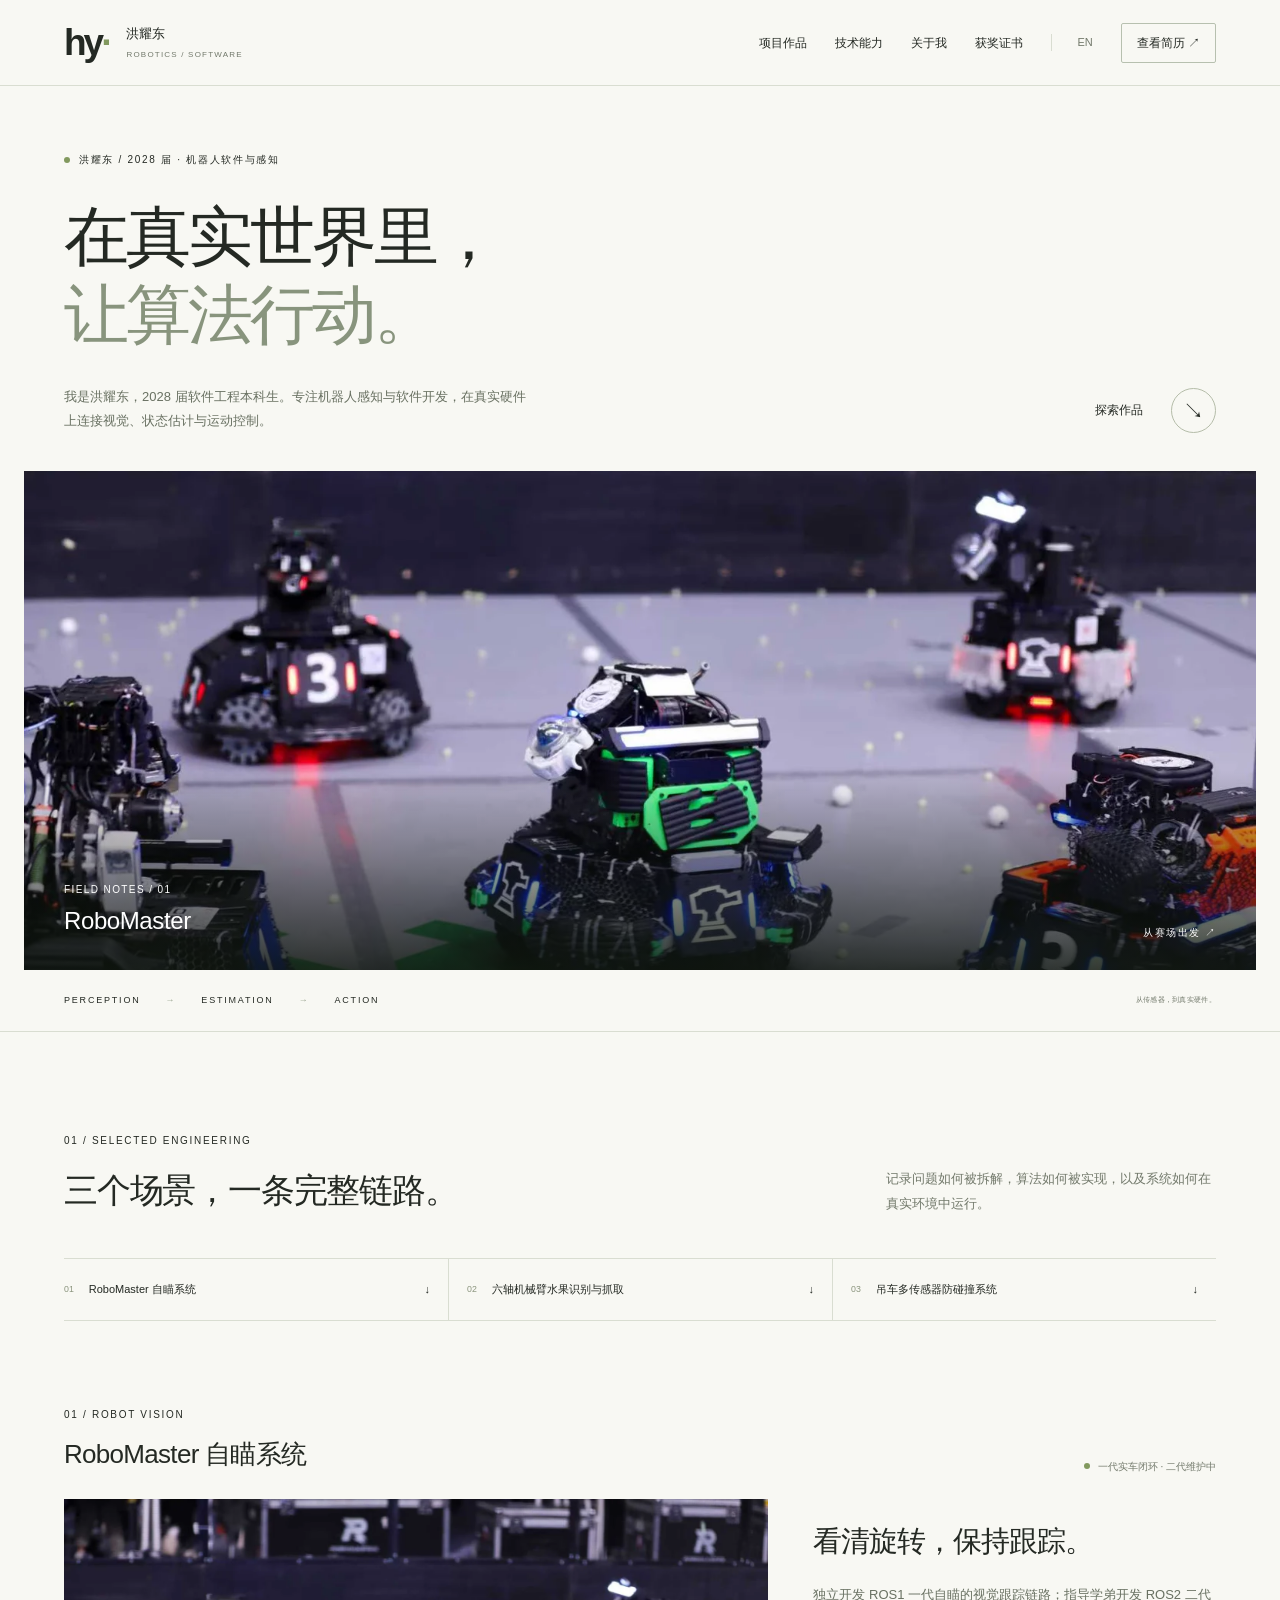
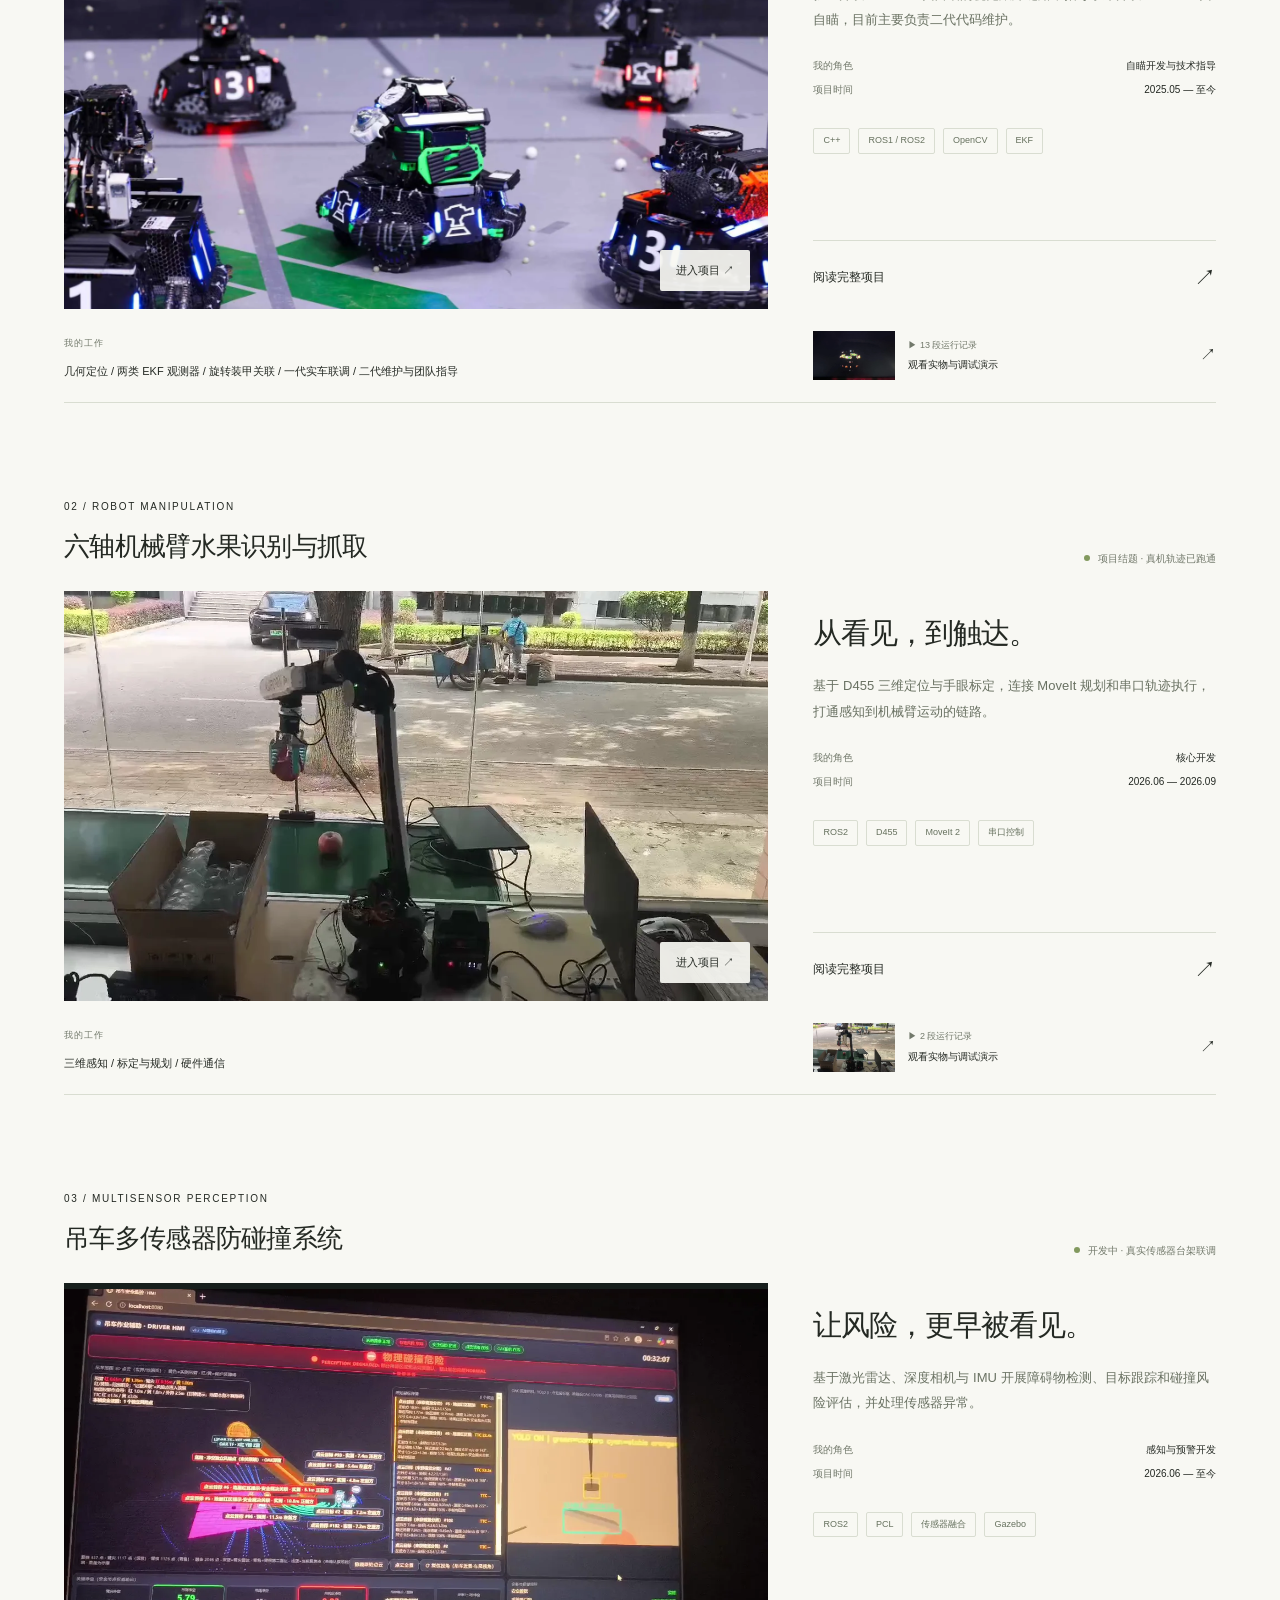
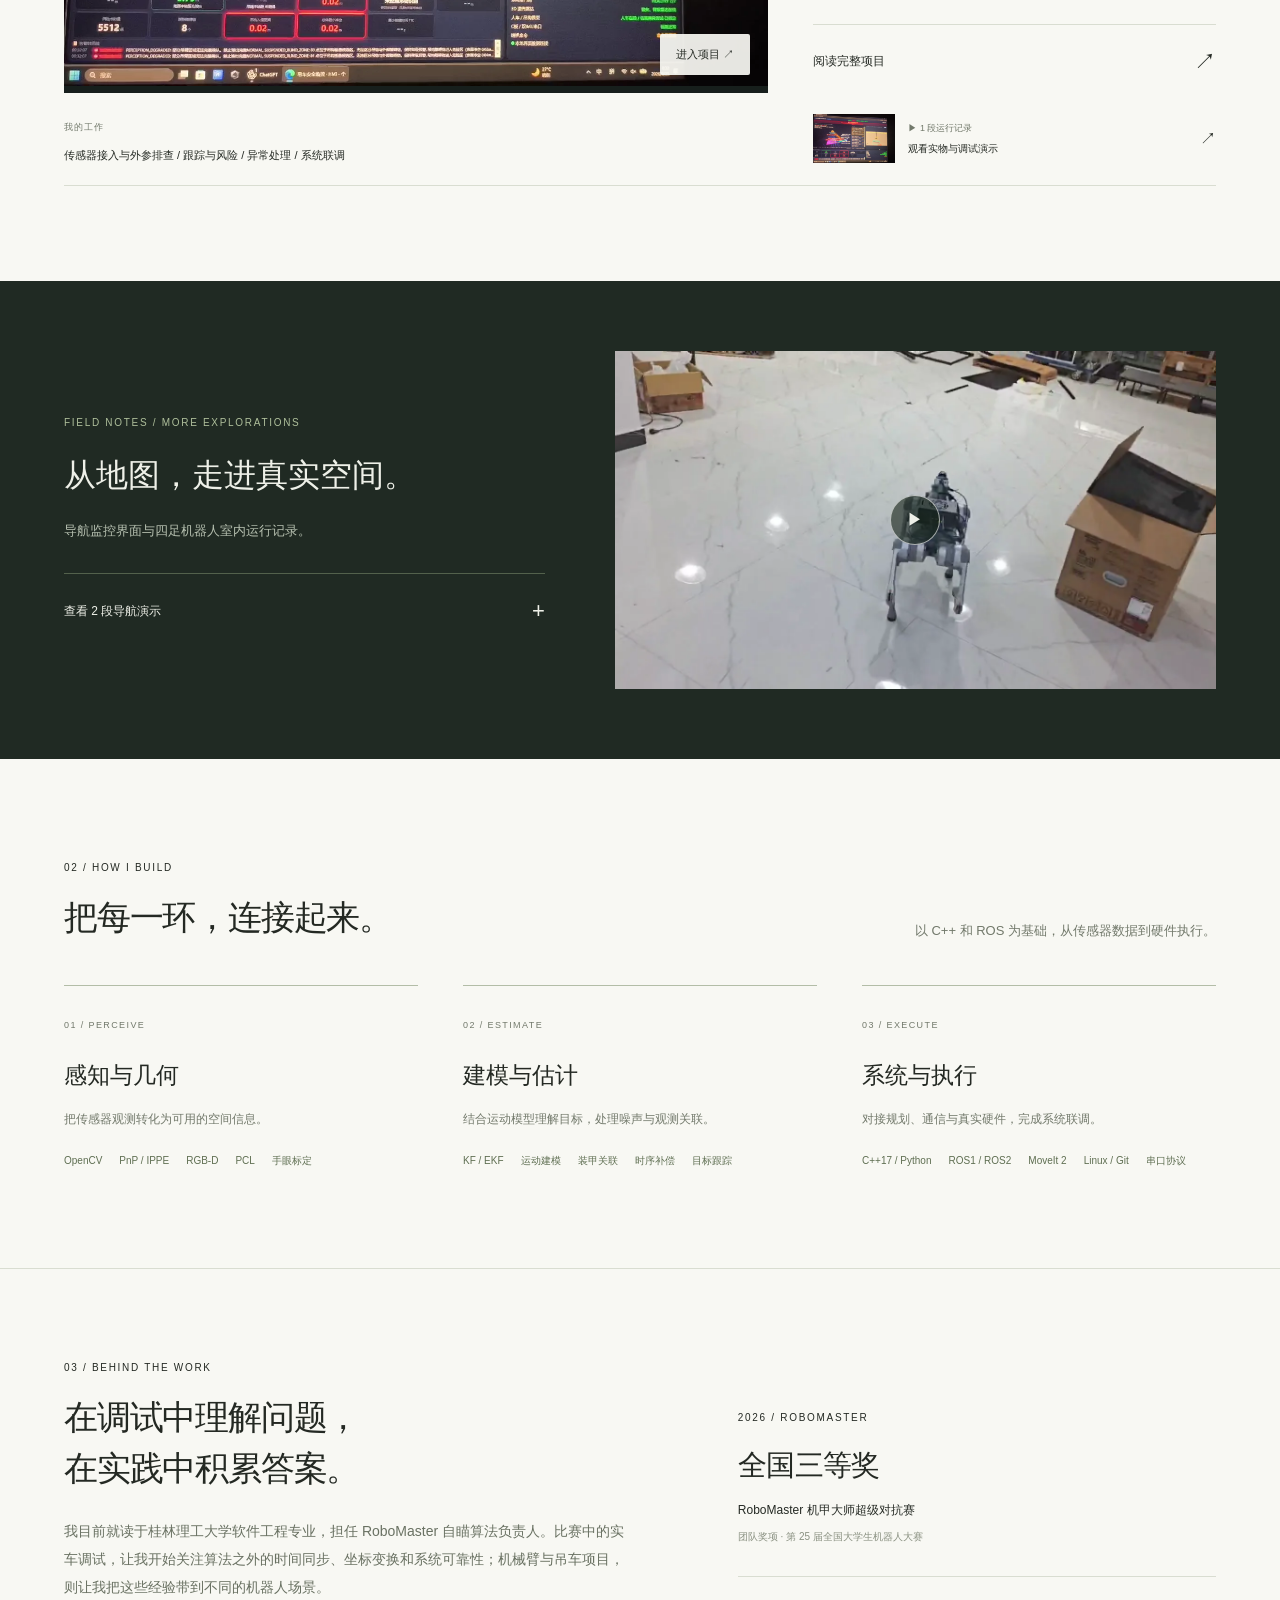
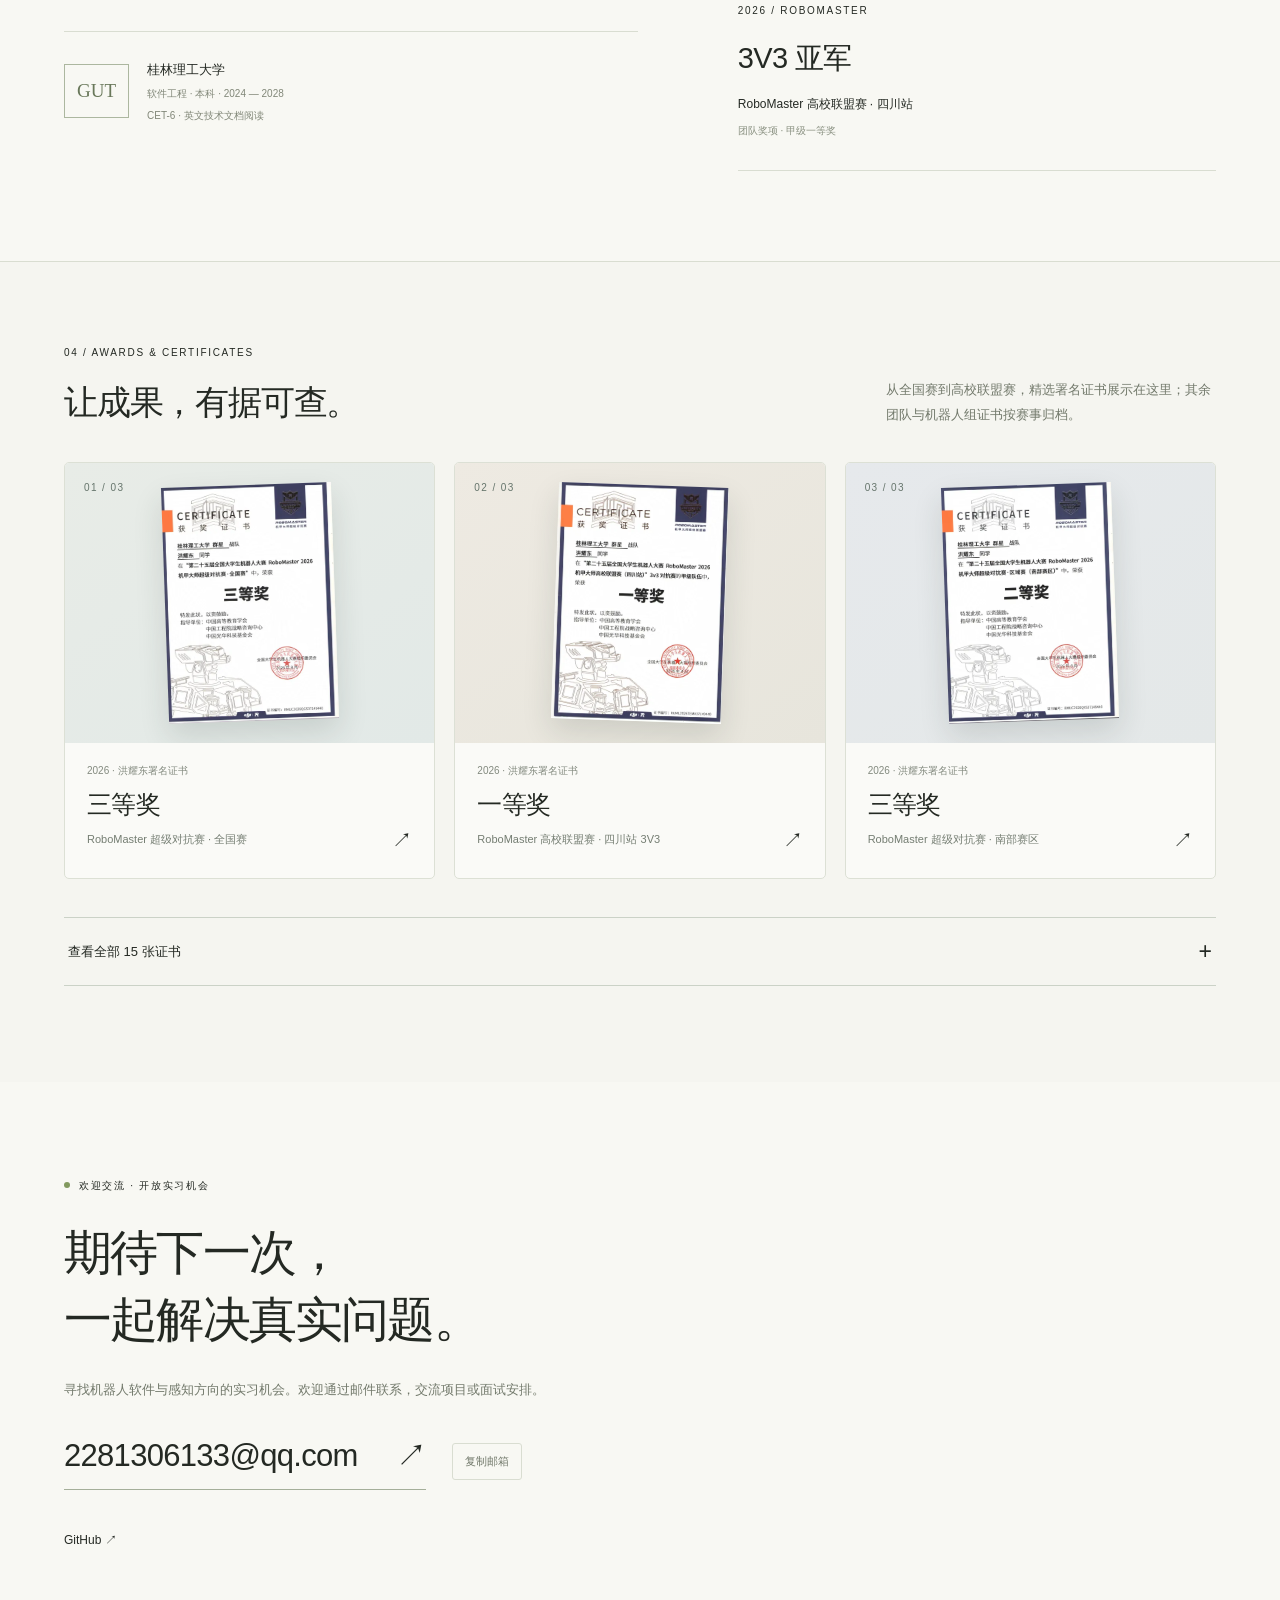
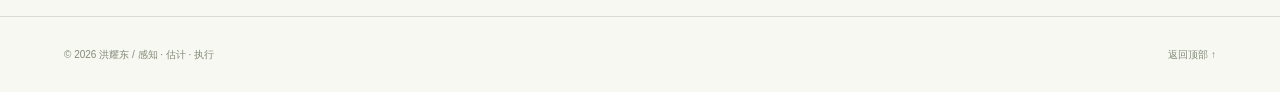
<file: index.html>
<!doctype html>
<html lang="zh-CN">
  <head>
    <meta charset="UTF-8" />
    <link rel="icon" type="image/svg+xml" href="/favicon.svg" />
    <meta name="viewport" content="width=device-width, initial-scale=1.0" />
    <meta name="description" content="洪耀东，2028 届软件工程本科生。机器人软件与感知作品集：RoboMaster 自瞄、六轴机械臂、多传感器防碰撞。" />
    <meta name="theme-color" content="#fafaf7" />
    <title>洪耀东 — 机器人软件与感知</title>
    <script type="module" crossorigin src="/assets/index-8ea13468.js"></script>
    <link rel="stylesheet" crossorigin href="/assets/index-J523DbDV.css">
  </head>
  <body>
    <div id="app"></div>
  </body>
</html>
</file>
<file: assets/index-J523DbDV.css>
:root{color:#242923;font-synthesis:none;--line:#d9ddd1;--muted:#72796b;--accent:#4a6240;background:#f8f8f3;font-family:Inter,Segoe UI,PingFang SC,Microsoft YaHei,sans-serif}*{box-sizing:border-box}html{scroll-behavior:smooth;scroll-padding-top:100px}body{margin:0}a{color:inherit;text-decoration:none}button{font:inherit;color:inherit;cursor:pointer;background:0 0;border:0}button,a{touch-action:manipulation}button:focus-visible,a:focus-visible,summary:focus-visible{outline-offset:5px;outline:2px solid #65805c}h1,h2,h3,h4,p{margin:0}img{max-width:100%}::selection{background:#d5dfbf}.wrap{width:min(1360px,100%);margin:auto;padding-inline:64px}.eyebrow{letter-spacing:1.7px;align-items:center;gap:9px;font-size:10px;font-weight:500;line-height:1.7;display:flex}.dot{background:#82995e;border-radius:50%;flex:none;width:6px;height:6px;display:inline-block}.header{z-index:20;-webkit-backdrop-filter:blur(14px);backdrop-filter:blur(14px);border-bottom:1px solid var(--line);background:#f8f8f3f2;justify-content:space-between;align-items:center;height:86px;padding:0 5%;display:flex;position:sticky;top:0}.brand{align-items:center;gap:18px;font-size:13px;font-weight:600;display:flex}.brand small{letter-spacing:1.2px;color:var(--muted);margin-top:5px;font-size:8px;font-weight:400;display:block}.monogram{letter-spacing:-3px;font-size:37px;font-weight:650}.monogram span{color:#82995e}nav{align-items:center;gap:28px;font-size:12px;display:flex}.language{border-left:1px solid var(--line);color:var(--muted);padding-left:25px;font-size:11px}.resume-link{border:1px solid #b7c0af;border-radius:2px;padding:10px 15px}nav a:hover{color:var(--accent)}.menu-toggle{display:none}.skip{z-index:50;background:#fff;padding:15px;position:fixed;top:-100px;left:16px}.skip:focus{top:10px}.editorial-hero{padding-top:65px}.hero-intro{position:relative}.hero-intro h1{letter-spacing:-3px;margin:30px 0;font-size:clamp(46px,5.1vw,78px);font-weight:500;line-height:1.2}.hero-intro h1>span{color:#88947d}.hero-bottom{justify-content:space-between;align-items:flex-end;gap:30px;margin-bottom:38px;display:flex}.hero-bottom>p{color:#697162;max-width:465px;font-size:13px;line-height:1.85}.round-link{align-items:center;gap:28px;font-size:12px;display:flex}.round-link>span{border:1px solid #b5bda9;border-radius:50%;place-items:center;width:45px;height:45px;font-size:21px;display:grid}.hero-photograph{background:#263125;height:clamp(320px,39vw,560px);margin:0 24px;display:block;position:relative;overflow:hidden}.hero-photograph>img{-o-object-fit:cover;object-fit:cover;-o-object-position:center 53%;object-position:center 53%;width:100%;height:100%;transition:transform 1s}.hero-photograph:hover>img{transform:scale(1.025)}.hero-photograph:after{content:"";background:linear-gradient(#0000 60%,#10170fd9);position:absolute;inset:0}.photo-label{z-index:1;color:#fff;letter-spacing:1.4px;justify-content:space-between;align-items:flex-end;font-size:10px;line-height:1.8;display:flex;position:absolute;bottom:28px;left:40px;right:40px}.photo-label strong{letter-spacing:-.4px;font-size:24px;font-weight:500}.hero-strip{border-bottom:1px solid var(--line);letter-spacing:1.8px;align-items:center;gap:25px;padding-block:24px;font-size:9px;display:flex}.hero-strip i{color:#96a18c;font-style:normal}.hero-strip small{color:var(--muted);letter-spacing:.3px;margin-left:auto}.work{padding-top:100px}.section-heading{justify-content:space-between;align-items:flex-end;gap:40px;margin-bottom:42px;display:flex}.section-heading h2,.about h2{letter-spacing:-1.2px;margin-top:16px;font-size:34px;font-weight:500;line-height:1.5}.section-heading>p{max-width:330px;color:var(--muted);font-size:13px;line-height:1.9}.work-index{border-block:1px solid var(--line);grid-template-columns:repeat(3,minmax(0,1fr));margin-bottom:85px;display:grid}.work-index a{align-items:center;gap:15px;padding:22px 18px;font-size:11px;display:flex}.work-index a:first-child{padding-left:0}.work-index a+a{border-left:1px solid var(--line)}.work-index small{color:#8a947d}.work-index span{margin-left:auto}.project-story{margin-bottom:95px;scroll-margin-top:110px}.project-heading{justify-content:space-between;align-items:flex-end;gap:25px;margin-bottom:25px;display:flex}.project-heading h3{letter-spacing:-.7px;margin-top:12px;font-size:26px;font-weight:500}.status{color:var(--muted);flex:none;align-items:center;gap:8px;font-size:10px;display:flex}.project-spread{grid-template-columns:1.75fr 1fr;align-items:stretch;gap:45px;display:grid}.project-photo{background:#e5e9df;min-height:410px;display:block;position:relative;overflow:hidden}.project-photo>img{-o-object-fit:cover;object-fit:cover;width:100%;height:100%;transition:transform .7s;position:absolute;inset:0}.project-photo:hover>img{transform:scale(1.03)}.photo-corner{background:#f8f8f3ed;border-radius:2px;padding:12px 16px;font-size:11px;position:absolute;bottom:18px;right:18px}.project-sidebar{flex-direction:column;min-width:0;padding:22px 0 15px;display:flex}.project-thesis{letter-spacing:-1px;white-space:pre-line;font-size:29px;font-weight:500;line-height:1.4}.project-sidebar>p:not(.project-thesis){color:#697162;margin-top:20px;font-size:13px;line-height:1.95}.project-sidebar dl{margin:25px 0 5px;font-size:10px;line-height:1.7}.project-sidebar dl>div{justify-content:space-between;gap:12px;margin-bottom:7px;display:flex}.project-sidebar dt{color:var(--muted)}.project-sidebar dd{margin:0}.tags{flex-wrap:wrap;gap:8px;margin:18px 0;display:flex}.tags>span{border:1px solid var(--line);color:#66715e;border-radius:2px;padding:5px 9px;font-size:9px}.case-link{border-top:1px solid var(--line);justify-content:space-between;align-items:center;gap:20px;min-height:42px;margin-top:auto;padding-top:20px;font-size:12px;display:flex}.case-link>span{font-size:22px}.case-link:hover{color:var(--accent)}.project-under{border-bottom:1px solid var(--line);grid-template-columns:1.75fr 1fr;align-items:center;gap:45px;padding:20px 0;display:grid}.contribution-line small{color:var(--muted);letter-spacing:.9px;font-size:9px}.contribution-line p{margin-top:9px;font-size:11px;line-height:1.8}.footage-teaser{align-items:center;gap:13px;display:flex}.footage-teaser>img{-o-object-fit:cover;object-fit:cover;width:82px;height:49px}.footage-teaser>span:nth-child(2){font-size:10px;line-height:1.6}.footage-teaser small{color:var(--muted);margin-bottom:5px;font-size:9px;display:block}.footage-teaser>span:last-child{margin-left:auto}.arm .project-photo img{-o-object-position:49% center;object-position:49% center}.crane .project-photo img{-o-object-fit:contain;object-fit:contain;background:#171f1c}.navigation-band{color:#eef0e8;background:#202a23;padding:70px 0}.navigation-showcase{grid-template-columns:1fr 1.25fr;align-items:center;gap:70px;display:grid}.navigation-showcase .eyebrow{color:#aebf9b}.navigation-showcase h2{margin:20px 0;font-size:32px;font-weight:500;line-height:1.5}.navigation-showcase p:not(.eyebrow){color:#b6c0b0;font-size:13px;line-height:1.9}.navigation-showcase .case-link{border-color:#53614c;width:100%;margin-top:30px}.navigation-cover{width:100%;padding:0;display:block;position:relative;overflow:hidden}.navigation-cover img{aspect-ratio:16/9;-o-object-fit:cover;object-fit:cover;width:100%;display:block}.navigation-cover>span{background:#15221799;border:1px solid #fff9;border-radius:50%;place-items:center;width:50px;height:50px;margin:auto;display:grid;position:absolute;inset:0}.navigation-showcase .film-gallery{margin:0}.navigation-showcase .film-heading,.navigation-showcase .film-caption>span{color:#b7c4ad}.navigation-showcase .film-playlist button[aria-pressed=true]{color:#fff;background:#344331}.capabilities{padding-block:100px}.skill-grid{grid-template-columns:repeat(3,minmax(0,1fr));gap:45px;display:grid}.skill-grid article{border-top:1px solid #b3bda7;padding-top:25px}.skill-index{letter-spacing:1.4px;color:var(--muted);font-size:9px}.skill-grid h3{margin-top:23px;font-size:23px;font-weight:500}.skill-grid p{color:var(--muted);margin:15px 0 22px;font-size:12px;line-height:1.9}.skill-tags{color:#5e6e51;flex-wrap:wrap;gap:9px 17px;font-size:10px;display:flex}.about{border-top:1px solid var(--line);grid-template-columns:1.2fr 1fr;gap:100px;padding-block:90px;display:grid}.about h2{white-space:pre-line}.about-text{color:#697162;margin:23px 0 30px;font-size:14px;line-height:2}.education{border-top:1px solid var(--line);align-items:center;gap:18px;padding-top:25px;display:flex}.education-mark{color:#69785a;border:1px solid #acb79f;padding:12px;font-family:Georgia,serif;font-size:19px}.education strong{font-size:13px;font-weight:500}.education p{color:#818778;margin-top:3px;font-size:10px;line-height:1.9}.awards{padding-top:25px}.awards article{border-bottom:1px solid var(--line);padding:25px 0 32px}.awards h3{letter-spacing:-.6px;margin:18px 0 14px;font-size:29px;font-weight:500}.awards article>p:not(.eyebrow){font-size:12px}.awards small{color:#899080;margin-top:10px;font-size:10px;display:block}.contact{padding-block:95px 65px}.contact h2{letter-spacing:-1.8px;white-space:pre-line;margin:25px 0;font-size:48px;font-weight:500;line-height:1.4}.contact>p:not(.eyebrow){color:var(--muted);max-width:520px;font-size:13px;line-height:1.9}.contact-actions{flex-wrap:wrap;align-items:center;gap:26px;margin-top:30px;display:flex}.email{letter-spacing:-.7px;border-bottom:1px solid #a5af9a;padding-bottom:10px;font-size:clamp(20px,2.5vw,31px)}.email span{margin-left:30px}.copy{color:var(--muted);border:1px solid var(--line);border-radius:3px;padding:9px 12px;font-size:11px}.text-link{font-size:12px}.feedback{min-height:22px;margin:5px 0 10px}footer{border-top:1px solid var(--line);color:#818a78;justify-content:space-between;align-items:center;gap:20px;font-size:10px;display:flex;padding-block:30px!important}dialog{color:#222724;overscroll-behavior:contain;background:#f8f8f3;border:0;border-radius:5px;width:min(920px,100% - 40px);max-height:90dvh;padding:0}dialog::backdrop{-webkit-backdrop-filter:blur(5px);backdrop-filter:blur(5px);background:#1c261dd1}.close{z-index:2;background:#f8f8f3;border:1px solid #b5bfae;border-radius:50%;width:34px;height:34px;margin-left:auto;font-size:22px;display:block;position:sticky;top:15px}.case-hero{border-bottom:1px solid var(--line);padding-block:45px 50px}.back-link{color:var(--muted);margin-bottom:40px;font-size:11px;display:inline-block}.case-hero h1{letter-spacing:-2px;outline:0;margin:18px 0;font-size:clamp(34px,4.1vw,61px);font-weight:500;line-height:1.35}.case-deck{color:#89967f;white-space:pre-line;font-size:23px}.case-metadata{flex-wrap:wrap;gap:30px 75px;margin-top:40px;display:flex}.case-metadata>div{flex-direction:column;gap:10px;font-size:12px;display:flex}.case-metadata small{color:var(--muted);font-size:10px}.case-layout{grid-template-columns:165px minmax(0,1fr);gap:55px;padding-top:65px;display:grid}.case-toc{flex-direction:column;align-self:start;align-items:flex-start;gap:21px;font-size:11px;display:flex;position:sticky;top:122px}.case-toc>span{letter-spacing:1px;color:#8b967e;margin-bottom:8px;font-size:9px}.case-toc button{color:#647157;text-align:left;padding:0}.case-section{border-bottom:1px solid var(--line);margin-bottom:55px;padding-bottom:65px;scroll-margin-top:120px}.case-section h2{letter-spacing:-.9px;margin:18px 0 22px;font-size:31px;font-weight:500;line-height:1.55}.reading,.engineering-note p,.implementation-notes p{color:#66705f;font-size:14px;line-height:2.05}.case-section .tags{margin-top:25px}.media-evidence{color:#73816c;margin-top:20px;font-size:12px;line-height:1.9}.engineering-note{grid-template-columns:35px 1fr;gap:15px;margin:38px 0;display:grid}.engineering-note>span{color:#8e9b81;padding-top:5px;font-size:11px}.engineering-note h3{margin-bottom:12px;font-size:20px;font-weight:500;line-height:1.5}.pipeline{color:#67765b;flex-wrap:wrap;gap:10px;margin:25px 0;padding:0;font-size:10px;list-style:none;display:flex}.pipeline li:not(:last-child):after{content:"→";color:#a0ac94;margin-left:10px}.implementation-notes{border-block:1px solid var(--line);padding:20px 0}.implementation-notes summary{cursor:pointer;justify-content:space-between;font-size:12px;display:flex}.implementation-notes h4{margin:23px 0 8px;font-size:14px;font-weight:500}.implementation-notes summary::marker{content:""}.metrics{gap:70px;margin:30px 0 20px;display:flex}.metrics>div{flex-direction:column;gap:10px;display:flex}.metrics strong{letter-spacing:-1px;font-size:45px;font-weight:500}.metrics strong small{margin-left:5px;font-size:14px}.metrics span{color:var(--muted);font-size:12px}.metric-note{color:var(--muted);margin:15px 0 28px;font-size:11px;line-height:1.8}.next-step{background:#eaf0e1;border-left:2px solid #809366;margin-top:30px;padding:22px 25px}.next-step small{letter-spacing:1px;color:#6b7b5c;font-size:10px}.next-step p{color:#5c6a51;margin-top:8px;font-size:13px;line-height:1.9}.next-project{grid-template-columns:1fr 50px 220px;align-items:center;gap:30px;padding-block:35px 80px;display:grid}.next-project h2{margin-top:15px;font-size:26px;font-weight:500}.next-project>span{font-size:35px}.next-project img{-o-object-fit:cover;object-fit:cover;width:220px;height:130px}.system-figure{background:#edf0e7;border:1px solid #d7decd;margin:28px 0;padding:25px}.system-label{letter-spacing:1px;color:#7b8a6e;justify-content:space-between;font-size:9px;display:flex}.observer-diagram{grid-template-columns:1fr 1fr;align-items:center;gap:25px;padding:15px 0;display:grid}.observer-diagram svg{width:100%}.model-switch{border:1px solid #bdc8af;gap:3px;width:fit-content;margin-bottom:22px;padding:3px;display:flex}.model-switch button{padding:8px 14px;font-size:11px}.model-switch button[aria-pressed=true]{color:#fff;background:#526b44}.observer-diagram h3{font-size:18px;font-weight:500;line-height:1.6}.observer-diagram p{color:#728064;margin:12px 0;font-size:12px;line-height:1.9}.model-note{letter-spacing:.6px;color:#819173;font-size:8px}.diagram-foot{color:#6f805e;border-top:1px solid #ccd5bf;padding-top:17px;font-size:10px;line-height:1.8}.system-flow{grid-template-columns:repeat(5,minmax(0,1fr));gap:15px;margin:45px 0;display:grid}.system-flow>div{min-width:0;position:relative}.system-flow small{color:#92a180;margin-bottom:18px;font-size:10px;display:block}.system-flow strong{padding-right:5px;font-size:12px;font-weight:500;line-height:1.8;display:block}.system-flow span{color:#849676;font-size:15px;position:absolute;top:0;right:-7px}@media (width>=1600px){.hero-photograph{max-width:1550px;margin-inline:auto}.hero-intro h1{font-size:80px}}@media (width<=1000px){.wrap{padding-inline:36px}.header{padding-inline:30px}nav{gap:18px}.project-spread,.project-under{grid-template-columns:1.4fr 1fr;gap:28px}.project-photo{min-height:365px}.project-thesis{font-size:25px}.about{gap:50px}.case-layout{grid-template-columns:135px minmax(0,1fr);gap:30px}.navigation-showcase{gap:35px}.work-index a{gap:9px;padding-inline:10px;font-size:10px}}@media (width<=700px){html{scroll-padding-top:85px}.wrap{padding-inline:23px}.header{height:72px;padding-inline:23px}.brand{gap:12px;font-size:12px}.brand small{font-size:7px}.monogram{font-size:32px}.menu-toggle{width:40px;height:40px;font-size:23px;display:block}.header nav{border-bottom:1px solid var(--line);background:#f8f8f3;flex-wrap:wrap;gap:22px;padding:25px;display:none;position:absolute;top:72px;left:0;right:0}.header nav.expanded{display:flex}.editorial-hero{padding-top:42px}.hero-intro .eyebrow{letter-spacing:.9px;font-size:8px}.hero-intro h1{letter-spacing:-1.8px;margin:22px 0;font-size:clamp(35px,9.5vw,58px);line-height:1.35}.hero-bottom{margin-bottom:28px;display:block}.hero-bottom p{font-size:12px}.round-link{justify-content:space-between;margin-top:25px;font-size:11px}.round-link>span{width:36px;height:36px}.hero-photograph{height:290px;margin:0 10px}.photo-label{letter-spacing:.4px;font-size:8px;bottom:18px;left:18px;right:18px}.photo-label strong{font-size:21px}.hero-strip{letter-spacing:.7px;justify-content:space-between;gap:14px;padding-block:20px;font-size:7px}.hero-strip small{display:none}.work{padding-top:60px}.section-heading{margin-bottom:30px;display:block}.section-heading h2,.about h2{letter-spacing:-.9px;font-size:27px}.section-heading>p{margin-top:17px;font-size:12px}.work-index{margin-bottom:48px;display:block}.work-index a{padding:16px 0;font-size:11px}.work-index a+a{border-left:0;border-top:1px solid var(--line)}.project-heading{display:block}.project-heading h3{font-size:23px;line-height:1.5}.project-heading .status{margin-top:15px}.project-story{margin-bottom:55px}.project-spread,.project-under{flex-direction:column;gap:0;display:flex}.project-photo{aspect-ratio:4/3;width:100%;min-height:0}.project-sidebar{padding:23px 0 10px}.project-thesis{font-size:25px}.project-sidebar>p:not(.project-thesis){margin-top:14px;font-size:13px}.project-sidebar dl{margin-top:18px}.project-under{align-items:stretch;gap:20px;padding:15px 0}.footage-teaser{border-top:1px solid var(--line);padding-top:17px}.contribution-line p{font-size:10px}.navigation-band{padding-block:45px}.navigation-showcase{grid-template-columns:1fr;gap:28px}.navigation-showcase h2{font-size:26px}.navigation-showcase .case-link{margin-top:22px}.capabilities{padding-block:60px}.skill-grid{grid-template-columns:1fr;gap:33px}.skill-grid h3{margin-top:18px}.skill-grid p{margin:10px 0 15px}.about{grid-template-columns:1fr;gap:25px;padding-block:60px}.about-text{font-size:13px}.awards{padding-top:0}.contact{padding-block:60px 40px}.contact h2{font-size:34px}.contact-actions{gap:18px}.email span{margin-left:15px}footer{font-size:9px;line-height:1.6}.case-hero{padding-top:28px;padding-bottom:35px}.back-link{margin-bottom:30px}.case-hero h1{letter-spacing:-1px;font-size:34px}.case-deck{font-size:20px}.case-metadata{gap:25px;margin-top:30px}.case-metadata>div{gap:7px;font-size:10px}.case-layout{padding-top:25px;display:block}.case-toc{border-bottom:1px solid var(--line);grid-template-columns:1fr 1fr;gap:15px;margin-bottom:38px;padding-bottom:25px;display:grid;position:static}.case-toc>span{display:none}.case-toc button{font-size:10px}.case-section{margin-bottom:35px;padding-bottom:35px}.case-section h2{font-size:25px;line-height:1.55}.reading,.engineering-note p{font-size:13px}.engineering-note{grid-template-columns:23px 1fr;gap:10px;margin:29px 0}.engineering-note h3{font-size:18px}.system-figure{padding:17px}.observer-diagram{grid-template-columns:1fr;gap:0}.observer-diagram svg{max-height:230px}.observer-diagram>div{padding-bottom:20px}.model-switch{margin-bottom:15px}.system-flow{grid-template-columns:1fr;gap:20px;margin:25px 0}.system-flow>div{align-items:center;gap:20px;display:flex}.system-flow small{margin:0}.system-flow strong{font-size:12px}.system-flow span{right:0;transform:rotate(90deg)}.metrics{gap:35px}.metrics strong{font-size:35px}.metrics span{font-size:10px}.next-project{grid-template-columns:1fr 30px;gap:20px;padding-bottom:50px}.next-project img{display:none}.next-project h2{font-size:22px}.next-project>span{font-size:28px}}@media (prefers-reduced-motion:reduce){html{scroll-behavior:auto}*,:before,:after{transition:none!important;animation:none!important}}.certificates-section{border-top:1px solid var(--line);background:#f5f5f0;padding:82px 0 96px}.certificates-section .section-heading{margin-bottom:34px}.featured-certificates{grid-template-columns:repeat(3,minmax(0,1fr));gap:19px;display:grid}.certificate-card{text-align:left;background:#fafaf7;border:1px solid #dce0d5;border-radius:5px;min-width:0;padding:0;transition:transform .2s,border-color .2s;display:block;overflow:hidden}.certificate-card:hover{border-color:#aab5a2;transform:translateY(-4px)}.certificate-stage{background:linear-gradient(145deg,#e8ece7,#e2e9e7);justify-content:center;align-items:center;height:280px;padding:22px;display:flex;position:relative;overflow:hidden}.certificate-card:nth-child(2) .certificate-stage{background:linear-gradient(145deg,#eeeae2,#e7e5dc)}.certificate-card:nth-child(3) .certificate-stage{background:linear-gradient(145deg,#e6e9ec,#e4e8e8)}.certificate-stage img{-o-object-fit:contain;object-fit:contain;background:#fff;width:auto;max-width:80%;height:100%;transition:transform .25s;display:block;transform:rotate(-2deg);box-shadow:0 13px 30px #24342b24}.certificate-card:nth-child(2) .certificate-stage img{transform:rotate(2deg)}.certificate-card:hover .certificate-stage img{transform:rotate(0)scale(1.03)}.certificate-number{color:#66756c;letter-spacing:1.4px;font-size:10px;position:absolute;top:17px;left:19px}.certificate-caption{justify-content:space-between;gap:10px;min-height:135px;padding:20px 22px 23px;display:flex}.certificate-caption>span:first-child{flex-direction:column;gap:8px;display:flex}.certificate-caption small{color:#838a7f;font-size:10px}.certificate-caption strong{letter-spacing:-.7px;font-size:25px;font-weight:500}.certificate-caption span span{color:#747d72;font-size:11px;line-height:1.6}.certificate-arrow{align-self:flex-end;font-size:20px}.archive-toggle{text-align:left;border-top:1px solid #cbd2c7;border-bottom:1px solid #cbd2c7;justify-content:space-between;align-items:center;width:100%;margin-top:38px;padding:22px 4px;font-size:13px;display:flex}.archive-toggle:hover{color:var(--accent)}.archive-toggle>span:last-child{font-size:23px;font-weight:300;line-height:1}.certificate-archive{padding-top:36px}.certificate-group{margin-bottom:42px}.certificate-group h3{margin-bottom:19px;font-size:14px;font-weight:500}.certificate-grid{grid-template-columns:repeat(4,minmax(0,1fr));gap:12px;display:grid}.certificate-tile{text-align:left;background:#fafaf7;border:1px solid #e0e4da;border-radius:3px;align-items:center;gap:12px;min-width:0;padding:10px;display:flex}.certificate-tile:hover{border-color:#93a290}.certificate-tile img{-o-object-fit:contain;object-fit:contain;background:#edf0ea;flex:none;width:54px;height:76px}.certificate-tile>span{flex-direction:column;gap:7px;min-width:0;display:flex}.certificate-tile strong{font-size:12px;font-weight:500}.certificate-tile small{color:#778075;font-size:10px;line-height:1.55}.certificate-dialog{width:min(900px,100% - 30px)}.certificate-detail{text-align:center;padding:22px 42px 38px}.certificate-detail .close{margin-top:0;margin-right:-15px}.certificate-detail-header{padding-bottom:18px}.certificate-detail-header .eyebrow{color:#788272;justify-content:center}.certificate-detail-header h2{margin:9px 0;font-size:27px;font-weight:500}.certificate-detail-header p:last-child{color:#778075;font-size:12px;line-height:1.7}.certificate-detail>img{width:min(100%,650px);height:auto;margin:auto;display:block;box-shadow:0 13px 38px #22302620}.certificate-detail>a{border-bottom:1px solid #a8b2a1;margin-top:22px;padding-bottom:6px;font-size:12px;display:inline-block}@media (width<=1000px){.certificate-grid{grid-template-columns:repeat(3,minmax(0,1fr))}.certificate-stage{height:240px}.certificate-caption{min-height:148px}}@media (width<=700px){.certificates-section{padding:58px 0 65px}.featured-certificates{grid-template-columns:1fr;gap:15px}.certificate-card{grid-template-columns:42% 58%;display:grid}.certificate-stage{height:190px;padding:18px}.certificate-stage img{max-width:88%}.certificate-number{font-size:8px;top:10px;left:10px}.certificate-caption{align-items:center;gap:5px;min-height:0;padding:14px}.certificate-caption strong{font-size:21px}.certificate-caption small{font-size:9px}.certificate-caption span span{font-size:10px}.certificate-arrow{font-size:16px}.archive-toggle{margin-top:26px}.certificate-grid{grid-template-columns:repeat(2,minmax(0,1fr));gap:9px}.certificate-tile{padding:8px;display:block}.certificate-tile img{-o-object-fit:contain;object-fit:contain;width:100%;height:120px}.certificate-tile>span{padding:7px 3px}.certificate-tile small{font-size:9px}.certificate-detail{padding:15px 16px 25px}.certificate-detail .close{margin-right:0}.certificate-detail-header h2{font-size:23px}.certificate-detail-header p:last-child{font-size:11px}}.film-gallery{min-width:0;margin:28px 0 38px}.film-heading{letter-spacing:1.3px;color:#6d786d;justify-content:space-between;gap:15px;margin-bottom:13px;font-size:10px;display:flex}.film-stage{aspect-ratio:16/9;background:#141b18;border-radius:5px;justify-content:center;align-items:center;display:flex;overflow:hidden}.film-stage video,.film-stage>img{-o-object-fit:contain;object-fit:contain;width:100%;height:100%;display:block}.film-caption{justify-content:space-between;gap:15px;padding:16px 0;font-size:12px;display:flex}.film-caption strong{font-weight:500}.film-caption>span{color:var(--muted);font-variant-numeric:tabular-nums}.film-playlist{scrollbar-width:thin;grid-template-columns:repeat(3,minmax(0,1fr));gap:12px;max-height:265px;padding:4px 5px 8px 3px;display:grid;overflow:auto}.film-playlist button{text-align:left;border:1px solid #0000;border-radius:4px;min-width:0;padding:5px}.film-playlist button[aria-pressed=true]{background:#edf0e8;border-color:#758b77}.film-thumb{aspect-ratio:16/9;background:#19231e;border-radius:2px;display:block;position:relative;overflow:hidden}.film-thumb img{-o-object-fit:cover;object-fit:cover;width:100%;height:100%}.film-thumb>small{color:#fff;background:#000a;border-radius:2px;padding:3px 5px;font-size:9px;position:absolute;bottom:5px;right:5px}.film-title{gap:7px;padding-top:8px;font-size:10px;line-height:1.6;display:flex}.film-title>small{color:#778271;padding-top:1px;font-size:9px}@media (width<=700px){.film-playlist{grid-template-columns:repeat(2,minmax(0,1fr));max-height:240px}.film-caption{font-size:11px}.film-heading{letter-spacing:.7px;font-size:8px}}*,:before,:after,::backdrop{--tw-border-spacing-x:0;--tw-border-spacing-y:0;--tw-translate-x:0;--tw-translate-y:0;--tw-rotate:0;--tw-skew-x:0;--tw-skew-y:0;--tw-scale-x:1;--tw-scale-y:1;--tw-pan-x: ;--tw-pan-y: ;--tw-pinch-zoom: ;--tw-scroll-snap-strictness:proximity;--tw-gradient-from-position: ;--tw-gradient-via-position: ;--tw-gradient-to-position: ;--tw-ordinal: ;--tw-slashed-zero: ;--tw-numeric-figure: ;--tw-numeric-spacing: ;--tw-numeric-fraction: ;--tw-ring-inset: ;--tw-ring-offset-width:0px;--tw-ring-offset-color:#fff;--tw-ring-color:#3b82f680;--tw-ring-offset-shadow:0 0 #0000;--tw-ring-shadow:0 0 #0000;--tw-shadow:0 0 #0000;--tw-shadow-colored:0 0 #0000;--tw-blur: ;--tw-brightness: ;--tw-contrast: ;--tw-grayscale: ;--tw-hue-rotate: ;--tw-invert: ;--tw-saturate: ;--tw-sepia: ;--tw-drop-shadow: ;--tw-backdrop-blur: ;--tw-backdrop-brightness: ;--tw-backdrop-contrast: ;--tw-backdrop-grayscale: ;--tw-backdrop-hue-rotate: ;--tw-backdrop-invert: ;--tw-backdrop-opacity: ;--tw-backdrop-saturate: ;--tw-backdrop-sepia: ;--tw-contain-size: ;--tw-contain-layout: ;--tw-contain-paint: ;--tw-contain-style: }*,:before,:after{box-sizing:border-box;border:0 solid #e5e7eb}:before,:after{--tw-content:""}html,:host{-webkit-text-size-adjust:100%;tab-size:4;font-feature-settings:normal;font-variation-settings:normal;-webkit-tap-highlight-color:transparent;font-family:Microsoft YaHei,PingFang SC,Hiragino Sans GB,Noto Sans SC,system-ui,sans-serif;line-height:1.5}body{line-height:inherit;margin:0}hr{height:0;color:inherit;border-top-width:1px}abbr:where([title]){-webkit-text-decoration:underline dotted;text-decoration:underline dotted}h1,h2,h3,h4,h5,h6{font-size:inherit;font-weight:inherit}a{color:inherit;-webkit-text-decoration:inherit;text-decoration:inherit}b,strong{font-weight:bolder}code,kbd,samp,pre{font-feature-settings:normal;font-variation-settings:normal;font-family:ui-monospace,SFMono-Regular,Menlo,Monaco,Consolas,Liberation Mono,Courier New,monospace;font-size:1em}small{font-size:80%}sub,sup{vertical-align:baseline;font-size:75%;line-height:0;position:relative}sub{bottom:-.25em}sup{top:-.5em}table{text-indent:0;border-color:inherit;border-collapse:collapse}button,input,optgroup,select,textarea{font-feature-settings:inherit;font-variation-settings:inherit;font-family:inherit;font-size:100%;font-weight:inherit;line-height:inherit;letter-spacing:inherit;color:inherit;margin:0;padding:0}button,select{text-transform:none}button,input:where([type=button]),input:where([type=reset]),input:where([type=submit]){-webkit-appearance:button;background-color:#0000;background-image:none}:-moz-focusring{outline:auto}:-moz-ui-invalid{box-shadow:none}progress{vertical-align:baseline}::-webkit-inner-spin-button{height:auto}::-webkit-outer-spin-button{height:auto}[type=search]{-webkit-appearance:textfield;outline-offset:-2px}::-webkit-search-decoration{-webkit-appearance:none}::-webkit-file-upload-button{-webkit-appearance:button;font:inherit}summary{display:list-item}blockquote,dl,dd,h1,h2,h3,h4,h5,h6,hr,figure,p,pre{margin:0}fieldset{margin:0;padding:0}legend{padding:0}ol,ul,menu{margin:0;padding:0;list-style:none}dialog{padding:0}textarea{resize:vertical}input::-moz-placeholder{opacity:1;color:#9ca3af}textarea::-moz-placeholder{opacity:1;color:#9ca3af}input::placeholder,textarea::placeholder{opacity:1;color:#9ca3af}button,[role=button]{cursor:pointer}:disabled{cursor:default}img,svg,video,canvas,audio,iframe,embed,object{vertical-align:middle;display:block}img,video{max-width:100%;height:auto}[hidden]:where(:not([hidden=until-found])){display:none}.visible{visibility:visible}.fixed{position:fixed}.absolute{position:absolute}.relative{position:relative}.sticky{position:sticky}.inset-0{inset:0}.bottom-0{bottom:0}.bottom-4{bottom:1rem}.bottom-6{bottom:1.5rem}.left-0{left:0}.left-4{left:1rem}.right-0{right:0}.right-2{right:.5rem}.right-4{right:1rem}.right-6{right:1.5rem}.top-0{top:0}.top-2{top:.5rem}.top-4{top:1rem}.z-10{z-index:10}.z-30{z-index:30}.z-40{z-index:40}.z-50{z-index:50}.mx-1{margin-left:.25rem;margin-right:.25rem}.mx-auto{margin-left:auto;margin-right:auto}.mb-1{margin-bottom:.25rem}.mb-1\.5{margin-bottom:.375rem}.mb-12{margin-bottom:3rem}.mb-2{margin-bottom:.5rem}.mb-2\.5{margin-bottom:.625rem}.mb-3{margin-bottom:.75rem}.mb-4{margin-bottom:1rem}.mb-6{margin-bottom:1.5rem}.ml-0\.5{margin-left:.125rem}.mt-0\.5{margin-top:.125rem}.mt-1{margin-top:.25rem}.mt-2{margin-top:.5rem}.mt-3{margin-top:.75rem}.mt-4{margin-top:1rem}.mt-5{margin-top:1.25rem}.mt-6{margin-top:1.5rem}.mt-8{margin-top:2rem}.line-clamp-2{-webkit-line-clamp:2;-webkit-box-orient:vertical;display:-webkit-box;overflow:hidden}.block{display:block}.inline-block{display:inline-block}.flex{display:flex}.inline-flex{display:inline-flex}.grid{display:grid}.hidden{display:none}.h-1{height:.25rem}.h-10{height:2.5rem}.h-12{height:3rem}.h-14{height:3.5rem}.h-16{height:4rem}.h-3\.5{height:.875rem}.h-32{height:8rem}.h-4{height:1rem}.h-5{height:1.25rem}.h-6{height:1.5rem}.h-full{height:100%}.max-h-\[85vh\]{max-height:85vh}.min-h-\[60vh\]{min-height:60vh}.min-h-screen{min-height:100vh}.w-10{width:2.5rem}.w-12{width:3rem}.w-16{width:4rem}.w-3\.5{width:.875rem}.w-4{width:1rem}.w-5{width:1.25rem}.w-6{width:1.5rem}.w-full{width:100%}.min-w-0{min-width:0}.max-w-2xl{max-width:42rem}.max-w-3xl{max-width:48rem}.max-w-4xl{max-width:56rem}.max-w-5xl{max-width:64rem}.max-w-\[90vw\]{max-width:90vw}.max-w-lg{max-width:32rem}.flex-1{flex:1}.shrink-0{flex-shrink:0}.rotate-180{--tw-rotate:180deg;transform:translate(var(--tw-translate-x), var(--tw-translate-y)) rotate(var(--tw-rotate)) skewX(var(--tw-skew-x)) skewY(var(--tw-skew-y)) scaleX(var(--tw-scale-x)) scaleY(var(--tw-scale-y))}.transform{transform:translate(var(--tw-translate-x), var(--tw-translate-y)) rotate(var(--tw-rotate)) skewX(var(--tw-skew-x)) skewY(var(--tw-skew-y)) scaleX(var(--tw-scale-x)) scaleY(var(--tw-scale-y))}@keyframes fadeIn{0%{opacity:0}to{opacity:1}}.animate-fade-in{animation:.5s ease-out fadeIn}@keyframes slideUp{0%{opacity:0;transform:translateY(20px)}to{opacity:1;transform:translateY(0)}}.animate-slide-up{animation:.5s ease-out slideUp}.cursor-pointer{cursor:pointer}.grid-cols-1{grid-template-columns:repeat(1,minmax(0,1fr))}.grid-cols-2{grid-template-columns:repeat(2,minmax(0,1fr))}.flex-col{flex-direction:column}.flex-wrap{flex-wrap:wrap}.items-start{align-items:flex-start}.items-center{align-items:center}.items-baseline{align-items:baseline}.justify-center{justify-content:center}.justify-between{justify-content:space-between}.gap-1{gap:.25rem}.gap-1\.5{gap:.375rem}.gap-2{gap:.5rem}.gap-3{gap:.75rem}.gap-4{gap:1rem}.gap-5{gap:1.25rem}.gap-6{gap:1.5rem}.gap-8{gap:2rem}.space-y-10>:not([hidden])~:not([hidden]){--tw-space-y-reverse:0;margin-top:calc(2.5rem * calc(1 - var(--tw-space-y-reverse)));margin-bottom:calc(2.5rem * var(--tw-space-y-reverse))}.space-y-3>:not([hidden])~:not([hidden]){--tw-space-y-reverse:0;margin-top:calc(.75rem * calc(1 - var(--tw-space-y-reverse)));margin-bottom:calc(.75rem * var(--tw-space-y-reverse))}.space-y-6>:not([hidden])~:not([hidden]){--tw-space-y-reverse:0;margin-top:calc(1.5rem * calc(1 - var(--tw-space-y-reverse)));margin-bottom:calc(1.5rem * var(--tw-space-y-reverse))}.overflow-hidden{overflow:hidden}.whitespace-nowrap{white-space:nowrap}.whitespace-pre-line{white-space:pre-line}.text-balance{text-wrap:balance}.rounded{border-radius:.25rem}.rounded-full{border-radius:9999px}.rounded-lg{border-radius:.5rem}.rounded-md{border-radius:.375rem}.rounded-xl{border-radius:.75rem}.rounded-r-lg{border-top-right-radius:.5rem;border-bottom-right-radius:.5rem}.border{border-width:1px}.border-2{border-width:2px}.border-b{border-bottom-width:1px}.border-t{border-top-width:1px}.border-dashed{border-style:dashed}.border-brand-mid{--tw-border-opacity:1;border-color:rgb(46 116 181/var(--tw-border-opacity,1))}.border-brand-pale{--tw-border-opacity:1;border-color:rgb(214 228 240/var(--tw-border-opacity,1))}.border-brand-pale\/50{border-color:#d6e4f080}.border-gray-100{--tw-border-opacity:1;border-color:rgb(243 244 246/var(--tw-border-opacity,1))}.border-gray-200{--tw-border-opacity:1;border-color:rgb(229 231 235/var(--tw-border-opacity,1))}.border-gray-300{--tw-border-opacity:1;border-color:rgb(209 213 219/var(--tw-border-opacity,1))}.border-gray-50{--tw-border-opacity:1;border-color:rgb(249 250 251/var(--tw-border-opacity,1))}.border-transparent{border-color:#0000}.bg-black\/20{background-color:#0003}.bg-black\/50{background-color:#00000080}.bg-black\/85{background-color:#000000d9}.bg-brand-dark{--tw-bg-opacity:1;background-color:rgb(31 78 121/var(--tw-bg-opacity,1))}.bg-brand-darkest{--tw-bg-opacity:1;background-color:rgb(8 47 82/var(--tw-bg-opacity,1))}.bg-brand-mid{--tw-bg-opacity:1;background-color:rgb(46 116 181/var(--tw-bg-opacity,1))}.bg-brand-pale{--tw-bg-opacity:1;background-color:rgb(214 228 240/var(--tw-bg-opacity,1))}.bg-brand-pale\/50{background-color:#d6e4f080}.bg-gray-200{--tw-bg-opacity:1;background-color:rgb(229 231 235/var(--tw-bg-opacity,1))}.bg-gray-50{--tw-bg-opacity:1;background-color:rgb(249 250 251/var(--tw-bg-opacity,1))}.bg-gray-50\/50{background-color:#f9fafb80}.bg-neutral-100{--tw-bg-opacity:1;background-color:rgb(245 245 245/var(--tw-bg-opacity,1))}.bg-white{--tw-bg-opacity:1;background-color:rgb(255 255 255/var(--tw-bg-opacity,1))}.bg-white\/10{background-color:#ffffff1a}.bg-white\/90{background-color:#ffffffe6}.bg-gradient-to-br{background-image:linear-gradient(to bottom right, var(--tw-gradient-stops))}.bg-gradient-to-t{background-image:linear-gradient(to top, var(--tw-gradient-stops))}.from-white{--tw-gradient-from:#fff var(--tw-gradient-from-position);--tw-gradient-to:#fff0 var(--tw-gradient-to-position);--tw-gradient-stops:var(--tw-gradient-from), var(--tw-gradient-to)}.via-brand-pale\/30{--tw-gradient-to:#d6e4f000 var(--tw-gradient-to-position);--tw-gradient-stops:var(--tw-gradient-from), #d6e4f04d var(--tw-gradient-via-position), var(--tw-gradient-to)}.to-transparent{--tw-gradient-to:transparent var(--tw-gradient-to-position)}.to-white{--tw-gradient-to:#fff var(--tw-gradient-to-position)}.bg-cover{background-size:cover}.bg-center{background-position:50%}.object-contain{-o-object-fit:contain;object-fit:contain}.p-2{padding:.5rem}.px-1{padding-left:.25rem;padding-right:.25rem}.px-2{padding-left:.5rem;padding-right:.5rem}.px-2\.5{padding-left:.625rem;padding-right:.625rem}.px-3{padding-left:.75rem;padding-right:.75rem}.px-4{padding-left:1rem;padding-right:1rem}.px-5{padding-left:1.25rem;padding-right:1.25rem}.px-6{padding-left:1.5rem;padding-right:1.5rem}.py-0\.5{padding-top:.125rem;padding-bottom:.125rem}.py-1\.5{padding-top:.375rem;padding-bottom:.375rem}.py-10{padding-top:2.5rem;padding-bottom:2.5rem}.py-12{padding-top:3rem;padding-bottom:3rem}.py-2{padding-top:.5rem;padding-bottom:.5rem}.py-2\.5{padding-top:.625rem;padding-bottom:.625rem}.py-20{padding-top:5rem;padding-bottom:5rem}.py-3{padding-top:.75rem;padding-bottom:.75rem}.py-3\.5{padding-top:.875rem;padding-bottom:.875rem}.py-4{padding-top:1rem;padding-bottom:1rem}.py-8{padding-top:2rem;padding-bottom:2rem}.pb-2{padding-bottom:.5rem}.pb-4{padding-bottom:1rem}.pt-2{padding-top:.5rem}.pt-3{padding-top:.75rem}.pt-4{padding-top:1rem}.pt-6{padding-top:1.5rem}.text-left{text-align:left}.text-center{text-align:center}.font-mono{font-family:ui-monospace,SFMono-Regular,Menlo,Monaco,Consolas,Liberation Mono,Courier New,monospace}.text-2xl{font-size:1.5rem;line-height:2rem}.text-3xl{font-size:1.875rem;line-height:2.25rem}.text-4xl{font-size:2.25rem;line-height:2.5rem}.text-6xl{font-size:3.75rem;line-height:1}.text-\[10px\]{font-size:10px}.text-\[11px\]{font-size:11px}.text-lg{font-size:1.125rem;line-height:1.75rem}.text-sm{font-size:.875rem;line-height:1.25rem}.text-xs{font-size:.75rem;line-height:1rem}.font-bold{font-weight:700}.font-medium{font-weight:500}.font-semibold{font-weight:600}.uppercase{text-transform:uppercase}.leading-relaxed{line-height:1.625}.leading-snug{line-height:1.375}.tracking-tight{letter-spacing:-.025em}.tracking-wider{letter-spacing:.05em}.text-amber-600{--tw-text-opacity:1;color:rgb(217 119 6/var(--tw-text-opacity,1))}.text-blue-600{--tw-text-opacity:1;color:rgb(37 99 235/var(--tw-text-opacity,1))}.text-brand-dark{--tw-text-opacity:1;color:rgb(31 78 121/var(--tw-text-opacity,1))}.text-brand-darkest{--tw-text-opacity:1;color:rgb(8 47 82/var(--tw-text-opacity,1))}.text-brand-light{--tw-text-opacity:1;color:rgb(91 155 213/var(--tw-text-opacity,1))}.text-brand-mid{--tw-text-opacity:1;color:rgb(46 116 181/var(--tw-text-opacity,1))}.text-brand-pale{--tw-text-opacity:1;color:rgb(214 228 240/var(--tw-text-opacity,1))}.text-green-600{--tw-text-opacity:1;color:rgb(22 163 74/var(--tw-text-opacity,1))}.text-neutral-300{--tw-text-opacity:1;color:rgb(212 212 212/var(--tw-text-opacity,1))}.text-neutral-500{--tw-text-opacity:1;color:rgb(115 115 115/var(--tw-text-opacity,1))}.text-neutral-600{--tw-text-opacity:1;color:rgb(70 70 70/var(--tw-text-opacity,1))}.text-neutral-700{--tw-text-opacity:1;color:rgb(64 64 64/var(--tw-text-opacity,1))}.text-neutral-800{--tw-text-opacity:1;color:rgb(38 38 38/var(--tw-text-opacity,1))}.text-neutral-900{--tw-text-opacity:1;color:rgb(34 34 34/var(--tw-text-opacity,1))}.text-red-500{--tw-text-opacity:1;color:rgb(239 68 68/var(--tw-text-opacity,1))}.text-red-600{--tw-text-opacity:1;color:rgb(220 38 38/var(--tw-text-opacity,1))}.text-white{--tw-text-opacity:1;color:rgb(255 255 255/var(--tw-text-opacity,1))}.text-white\/60{color:#fff9}.opacity-80{opacity:.8}.shadow-2xl{--tw-shadow:0 25px 50px -12px #00000040;--tw-shadow-colored:0 25px 50px -12px var(--tw-shadow-color);box-shadow:var(--tw-ring-offset-shadow,0 0 #0000), var(--tw-ring-shadow,0 0 #0000), var(--tw-shadow)}.shadow-lg{--tw-shadow:0 10px 15px -3px #0000001a, 0 4px 6px -4px #0000001a;--tw-shadow-colored:0 10px 15px -3px var(--tw-shadow-color), 0 4px 6px -4px var(--tw-shadow-color);box-shadow:var(--tw-ring-offset-shadow,0 0 #0000), var(--tw-ring-shadow,0 0 #0000), var(--tw-shadow)}.shadow-sm{--tw-shadow:0 1px 2px 0 #0000000d;--tw-shadow-colored:0 1px 2px 0 var(--tw-shadow-color);box-shadow:var(--tw-ring-offset-shadow,0 0 #0000), var(--tw-ring-shadow,0 0 #0000), var(--tw-shadow)}.filter{filter:var(--tw-blur) var(--tw-brightness) var(--tw-contrast) var(--tw-grayscale) var(--tw-hue-rotate) var(--tw-invert) var(--tw-saturate) var(--tw-sepia) var(--tw-drop-shadow)}.backdrop-blur-md{--tw-backdrop-blur:blur(12px);-webkit-backdrop-filter:var(--tw-backdrop-blur) var(--tw-backdrop-brightness) var(--tw-backdrop-contrast) var(--tw-backdrop-grayscale) var(--tw-backdrop-hue-rotate) var(--tw-backdrop-invert) var(--tw-backdrop-opacity) var(--tw-backdrop-saturate) var(--tw-backdrop-sepia);backdrop-filter:var(--tw-backdrop-blur) var(--tw-backdrop-brightness) var(--tw-backdrop-contrast) var(--tw-backdrop-grayscale) var(--tw-backdrop-hue-rotate) var(--tw-backdrop-invert) var(--tw-backdrop-opacity) var(--tw-backdrop-saturate) var(--tw-backdrop-sepia)}.backdrop-blur-sm{--tw-backdrop-blur:blur(4px);-webkit-backdrop-filter:var(--tw-backdrop-blur) var(--tw-backdrop-brightness) var(--tw-backdrop-contrast) var(--tw-backdrop-grayscale) var(--tw-backdrop-hue-rotate) var(--tw-backdrop-invert) var(--tw-backdrop-opacity) var(--tw-backdrop-saturate) var(--tw-backdrop-sepia);backdrop-filter:var(--tw-backdrop-blur) var(--tw-backdrop-brightness) var(--tw-backdrop-contrast) var(--tw-backdrop-grayscale) var(--tw-backdrop-hue-rotate) var(--tw-backdrop-invert) var(--tw-backdrop-opacity) var(--tw-backdrop-saturate) var(--tw-backdrop-sepia)}.transition{transition-property:color,background-color,border-color,text-decoration-color,fill,stroke,opacity,box-shadow,transform,filter,-webkit-backdrop-filter,backdrop-filter;transition-duration:.15s;transition-timing-function:cubic-bezier(.4,0,.2,1)}.transition-all{transition-property:all;transition-duration:.15s;transition-timing-function:cubic-bezier(.4,0,.2,1)}.transition-colors{transition-property:color,background-color,border-color,text-decoration-color,fill,stroke;transition-duration:.15s;transition-timing-function:cubic-bezier(.4,0,.2,1)}.transition-shadow{transition-property:box-shadow;transition-duration:.15s;transition-timing-function:cubic-bezier(.4,0,.2,1)}.transition-transform{transition-property:transform;transition-duration:.15s;transition-timing-function:cubic-bezier(.4,0,.2,1)}.duration-200{transition-duration:.2s}.duration-300{transition-duration:.3s}.hover\:border-brand-mid:hover{--tw-border-opacity:1;border-color:rgb(46 116 181/var(--tw-border-opacity,1))}.hover\:border-brand-pale:hover{--tw-border-opacity:1;border-color:rgb(214 228 240/var(--tw-border-opacity,1))}.hover\:bg-brand-darkest:hover{--tw-bg-opacity:1;background-color:rgb(8 47 82/var(--tw-bg-opacity,1))}.hover\:bg-brand-pale:hover{--tw-bg-opacity:1;background-color:rgb(214 228 240/var(--tw-bg-opacity,1))}.hover\:bg-brand-pale\/50:hover{background-color:#d6e4f080}.hover\:bg-white\/20:hover{background-color:#fff3}.hover\:text-brand-dark:hover{--tw-text-opacity:1;color:rgb(31 78 121/var(--tw-text-opacity,1))}.hover\:text-brand-darkest:hover{--tw-text-opacity:1;color:rgb(8 47 82/var(--tw-text-opacity,1))}.hover\:text-brand-mid:hover{--tw-text-opacity:1;color:rgb(46 116 181/var(--tw-text-opacity,1))}.hover\:underline:hover{text-decoration-line:underline}.hover\:shadow-md:hover{--tw-shadow:0 4px 6px -1px #0000001a, 0 2px 4px -2px #0000001a;--tw-shadow-colored:0 4px 6px -1px var(--tw-shadow-color), 0 2px 4px -2px var(--tw-shadow-color);box-shadow:var(--tw-ring-offset-shadow,0 0 #0000), var(--tw-ring-shadow,0 0 #0000), var(--tw-shadow)}.group:hover .group-hover\:scale-110{--tw-scale-x:1.1;--tw-scale-y:1.1;transform:translate(var(--tw-translate-x), var(--tw-translate-y)) rotate(var(--tw-rotate)) skewX(var(--tw-skew-x)) skewY(var(--tw-skew-y)) scaleX(var(--tw-scale-x)) scaleY(var(--tw-scale-y))}.group:hover .group-hover\:bg-black\/10{background-color:#0000001a}.group:hover .group-hover\:bg-white{--tw-bg-opacity:1;background-color:rgb(255 255 255/var(--tw-bg-opacity,1))}@media (width>=640px){.sm\:grid-cols-2{grid-template-columns:repeat(2,minmax(0,1fr))}}@media (width>=768px){.md\:flex{display:flex}.md\:hidden{display:none}.md\:grid-cols-2{grid-template-columns:repeat(2,minmax(0,1fr))}.md\:grid-cols-4{grid-template-columns:repeat(4,minmax(0,1fr))}.md\:flex-row{flex-direction:row}.md\:justify-start{justify-content:flex-start}.md\:py-32{padding-top:8rem;padding-bottom:8rem}.md\:text-left{text-align:left}.md\:text-3xl{font-size:1.875rem;line-height:2.25rem}.md\:text-5xl{font-size:3rem;line-height:1}.md\:text-base{font-size:1rem;line-height:1.5rem}.md\:text-sm{font-size:.875rem;line-height:1.25rem}.md\:text-xl{font-size:1.25rem;line-height:1.75rem}}@media (width>=1024px){.lg\:grid-cols-3{grid-template-columns:repeat(3,minmax(0,1fr))}.lg\:text-6xl{font-size:3.75rem;line-height:1}}
</file>
